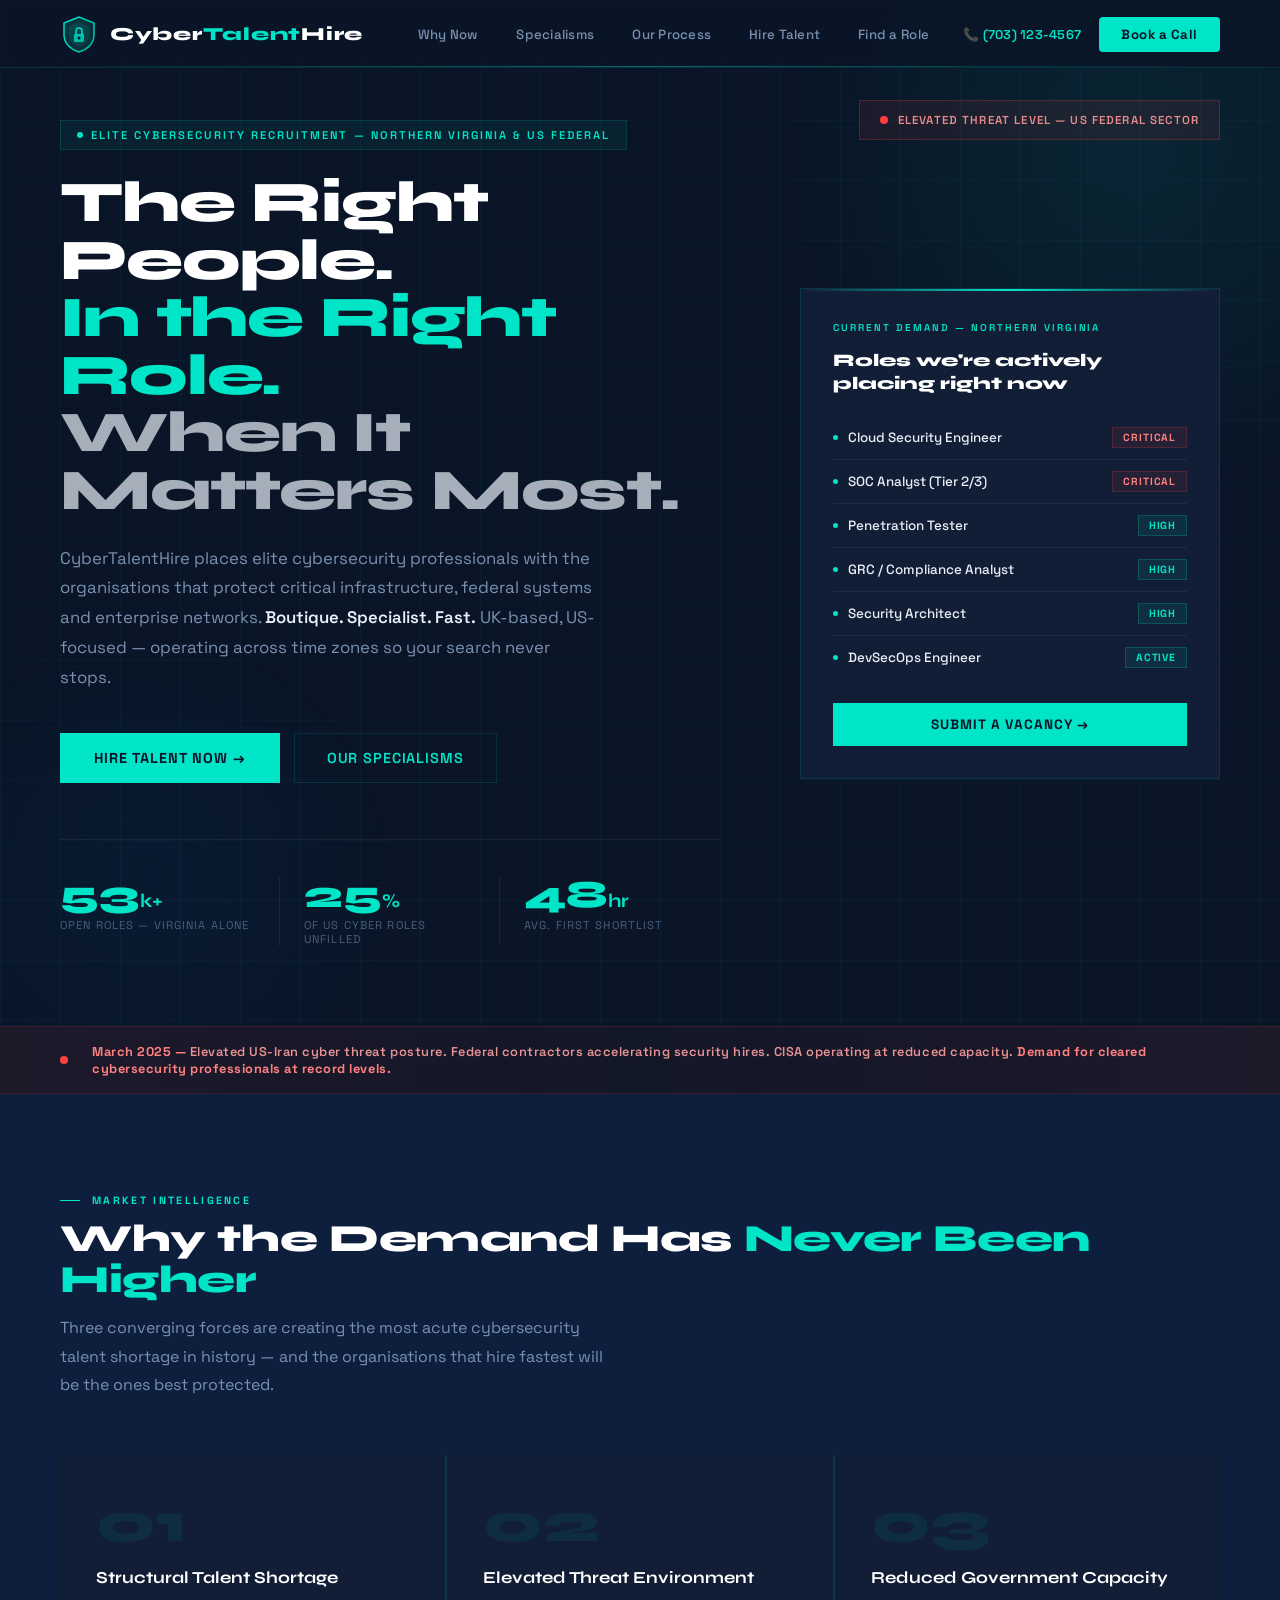
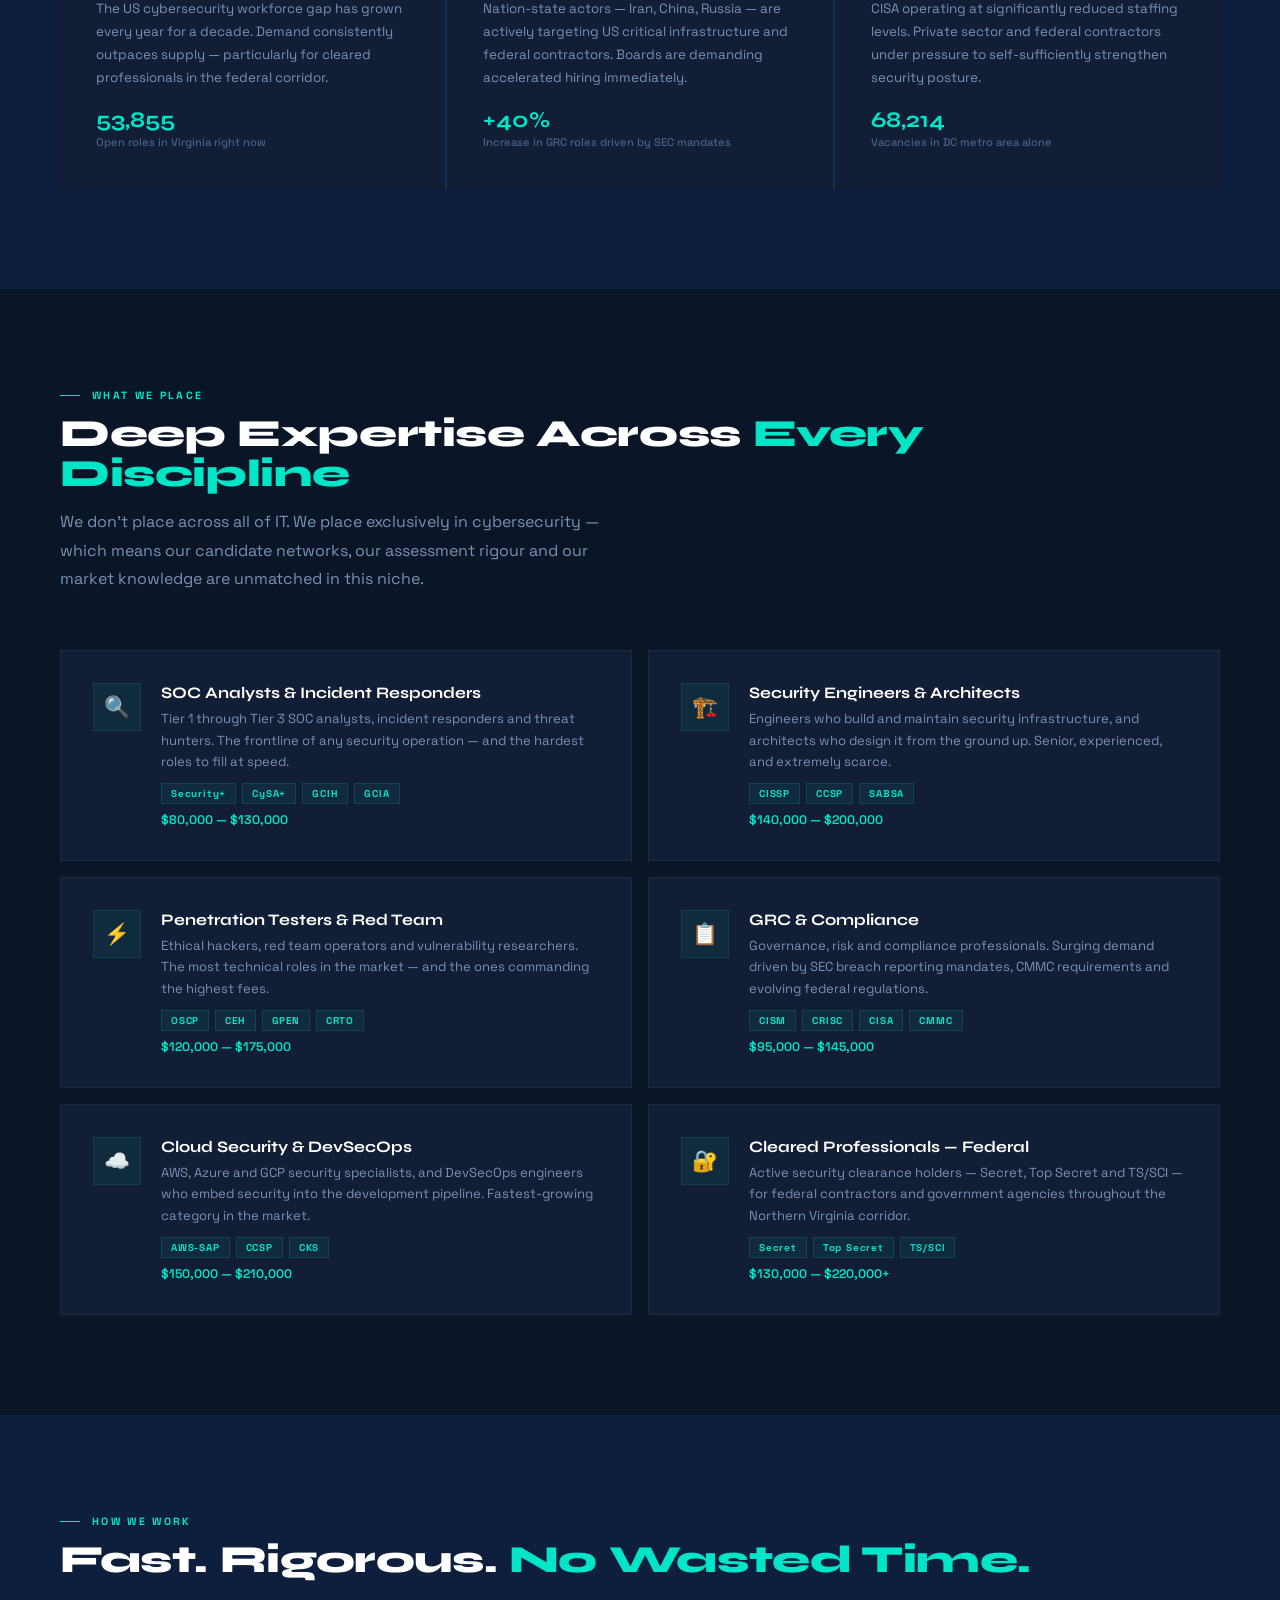
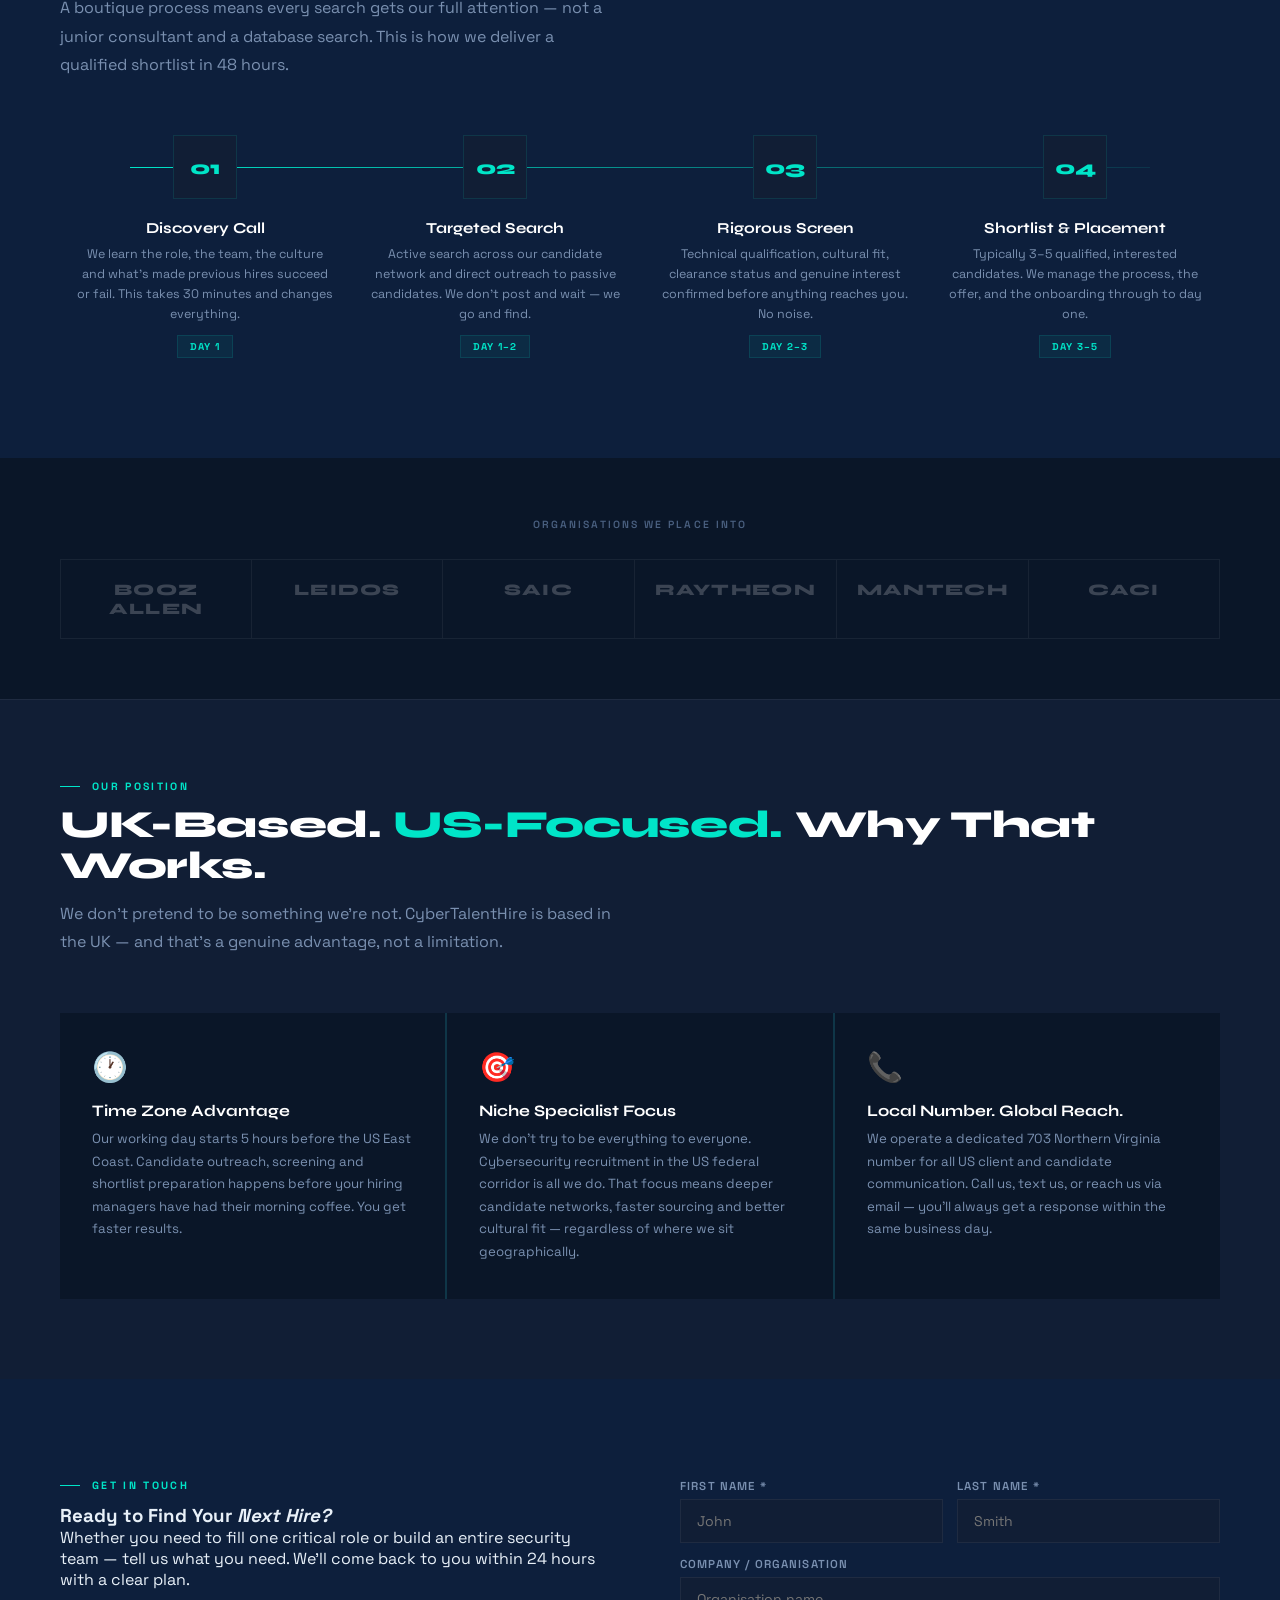
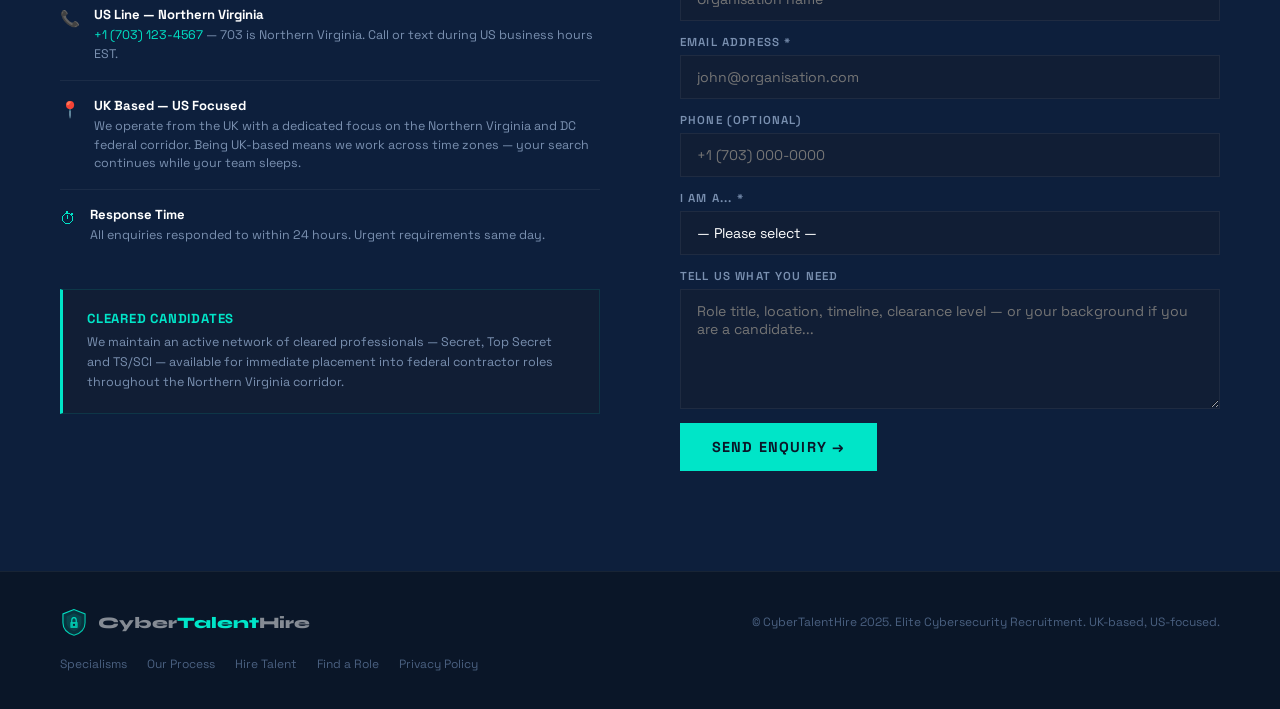
<file: index.html>
<!DOCTYPE html>
<html lang="en">
<head>
<meta charset="UTF-8">
<meta name="viewport" content="width=device-width, initial-scale=1.0">
<title>CyberTalentHire — Elite Cybersecurity Recruitment</title>
<link href="https://fonts.googleapis.com/css2?family=Space+Grotesk:wght@300;400;500;600;700&family=Syne:wght@700;800&display=swap" rel="stylesheet">
<style>
:root {
  --teal: #00E5C8;
  --teal-dark: #00B8A0;
  --teal-glow: rgba(0,229,200,0.15);
  --teal-faint: rgba(0,229,200,0.06);
  --navy: #0A1628;
  --navy-mid: #0D1F3C;
  --navy-light: #142242;
  --navy-card: #111E35;
  --white: #FFFFFF;
  --off-white: #E8F0F8;
  --mid: #7A90B0;
  --soft: #4A6080;
  --border: rgba(0,229,200,0.12);
  --border-soft: rgba(255,255,255,0.06);
}

* { margin:0; padding:0; box-sizing:border-box; }
html { scroll-behavior:smooth; }
body {
  background:var(--navy);
  color:var(--off-white);
  font-family:'Space Grotesk',sans-serif;
  overflow-x:hidden;
  cursor:default;
}

/* CUSTOM CURSOR */
*, *:hover { cursor:default; }
a, button { cursor:pointer !important; }

/* SCANLINE TEXTURE */
body::before {
  content:'';
  position:fixed; inset:0; z-index:0; pointer-events:none;
  background-image:repeating-linear-gradient(
    0deg,
    transparent,
    transparent 2px,
    rgba(0,0,0,0.03) 2px,
    rgba(0,0,0,0.03) 4px
  );
}

/* ========== TOPBAR ========== */
.topbar {
  position:fixed; top:0; left:0; right:0; z-index:100;
  background:rgba(10,22,40,0.92);
  backdrop-filter:blur(12px);
  border-bottom:1px solid var(--border);
  padding:0 60px;
  height:68px;
  display:flex; align-items:center; justify-content:space-between;
}
.topbar::after {
  content:''; position:absolute; bottom:0; left:0; right:0;
  height:1px; background:linear-gradient(90deg,transparent,var(--teal),transparent);
  opacity:0.4;
}

.logo { display:flex; align-items:center; gap:12px; text-decoration:none; }
.logo-icon {
  width:38px; height:38px;
  display:flex; align-items:center; justify-content:center;
  flex-shrink:0;
}
.logo-text {
  font-family:'Syne',sans-serif; font-weight:800;
  font-size:1.15rem; letter-spacing:0.04em; color:white;
}
.logo-text span { color:var(--teal); }

.nav-links { display:flex; align-items:center; gap:6px; list-style:none; }
.nav-links a {
  padding:7px 16px; font-size:0.83rem; font-weight:500;
  color:var(--mid); text-decoration:none;
  border-radius:4px; transition:all .2s; letter-spacing:0.02em;
}
.nav-links a:hover { color:var(--teal); background:var(--teal-faint); }

.nav-cta {
  background:var(--teal); color:var(--navy) !important;
  font-weight:700 !important; padding:9px 22px !important;
  border-radius:4px !important; letter-spacing:0.04em !important;
  transition:all .2s !important;
}
.nav-cta:hover { background:white !important; transform:translateY(-1px); box-shadow:0 4px 20px rgba(0,229,200,0.3) !important; }

/* ========== HERO ========== */
.hero {
  min-height:100vh;
  display:flex; align-items:center;
  position:relative; overflow:hidden;
  padding:120px 60px 80px;
}

/* Animated grid background */
.hero-grid {
  position:absolute; inset:0; pointer-events:none;
  background-image:
    linear-gradient(rgba(0,229,200,0.04) 1px,transparent 1px),
    linear-gradient(90deg,rgba(0,229,200,0.04) 1px,transparent 1px);
  background-size:60px 60px;
  animation:gridShift 20s linear infinite;
}
@keyframes gridShift { 0%{transform:translate(0,0)} 100%{transform:translate(60px,60px)} }

/* Radial glow */
.hero-glow {
  position:absolute; top:-200px; right:-200px;
  width:700px; height:700px;
  background:radial-gradient(circle,rgba(0,229,200,0.08) 0%,transparent 70%);
  pointer-events:none;
}
.hero-glow-2 {
  position:absolute; bottom:-100px; left:-100px;
  width:500px; height:500px;
  background:radial-gradient(circle,rgba(0,100,200,0.06) 0%,transparent 70%);
  pointer-events:none;
}

/* Floating threat indicator */
.threat-indicator {
  position:absolute; top:100px; right:60px;
  background:rgba(255,60,60,0.08); border:1px solid rgba(255,60,60,0.25);
  padding:12px 20px; display:flex; align-items:center; gap:10px;
  animation:threatPulse 3s ease-in-out infinite;
}
@keyframes threatPulse { 0%,100%{opacity:1} 50%{opacity:0.6} }
.threat-dot { width:8px; height:8px; background:#FF4040; border-radius:50%; animation:dotPulse 1.5s infinite; }
@keyframes dotPulse { 0%,100%{box-shadow:0 0 0 0 rgba(255,64,64,.4)} 70%{box-shadow:0 0 0 8px rgba(255,64,64,0)} }
.threat-text { font-size:0.72rem; font-weight:600; color:rgba(255,150,150,0.9); letter-spacing:0.1em; text-transform:uppercase; }

.hero-inner {
  max-width:1300px; margin:0 auto;
  display:grid; grid-template-columns:1fr 420px; gap:80px;
  align-items:center; width:100%; position:relative; z-index:2;
}

.hero-tag {
  display:inline-flex; align-items:center; gap:8px;
  border:1px solid var(--border);
  background:var(--teal-faint);
  color:var(--teal); font-size:0.7rem; font-weight:600;
  letter-spacing:0.18em; text-transform:uppercase;
  padding:7px 16px; margin-bottom:24px;
}
.hero-tag::before { content:''; width:6px; height:6px; background:var(--teal); border-radius:50%; animation:dot 2s infinite; }
@keyframes dot { 0%,100%{opacity:1;transform:scale(1)} 50%{opacity:0.3;transform:scale(1.8)} }

.hero h1 {
  font-family:'Syne',sans-serif; font-weight:800;
  font-size:clamp(2.8rem,4.5vw,4.8rem);
  line-height:1.0; color:white;
  margin-bottom:24px; letter-spacing:-0.02em;
}
.hero h1 .accent { color:var(--teal); display:block; }
.hero h1 .dim { color:var(--off-white); opacity:0.7; }

.hero-sub {
  font-size:1.05rem; color:var(--mid);
  line-height:1.78; margin-bottom:40px;
  font-weight:400; max-width:540px;
}
.hero-sub strong { color:var(--off-white); font-weight:600; }

.hero-btns { display:flex; gap:14px; flex-wrap:wrap; margin-bottom:56px; }
.btn-primary {
  background:var(--teal); color:var(--navy);
  padding:14px 32px; font-weight:700; font-size:0.9rem;
  letter-spacing:0.06em; text-transform:uppercase;
  text-decoration:none; display:inline-flex; align-items:center; gap:8px;
  transition:all .25s; border:2px solid var(--teal);
}
.btn-primary:hover { background:white; border-color:white; transform:translateY(-2px); box-shadow:0 8px 30px rgba(0,229,200,0.25); }
.btn-secondary {
  background:transparent; color:var(--teal);
  padding:14px 32px; font-weight:600; font-size:0.9rem;
  letter-spacing:0.06em; text-transform:uppercase;
  text-decoration:none; display:inline-flex; align-items:center; gap:8px;
  transition:all .25s; border:1px solid var(--border);
}
.btn-secondary:hover { border-color:var(--teal); background:var(--teal-faint); }

/* HERO STATS */
.hero-stats {
  display:grid; grid-template-columns:repeat(3,1fr);
  gap:0; border-top:1px solid var(--border-soft); padding-top:36px;
}
.hstat { padding:0 24px; border-right:1px solid var(--border-soft); }
.hstat:first-child { padding-left:0; }
.hstat:last-child { border-right:none; }
.hstat-num {
  font-family:'Syne',sans-serif; font-weight:800;
  font-size:2.4rem; color:var(--teal); line-height:1; display:inline;
}
.hstat-unit { font-family:'Syne',sans-serif; font-weight:700; font-size:1.2rem; color:var(--teal); }
.hstat-lbl { font-size:0.7rem; color:var(--soft); text-transform:uppercase; letter-spacing:0.1em; margin-top:4px; }

/* HERO RIGHT PANEL */
.hero-panel {
  background:var(--navy-card);
  border:1px solid var(--border);
  padding:32px; position:relative; overflow:hidden;
}
.hero-panel::before {
  content:''; position:absolute; top:0; left:0; right:0; height:2px;
  background:linear-gradient(90deg,transparent,var(--teal),transparent);
}
.panel-label { font-size:0.62rem; color:var(--teal); letter-spacing:0.2em; text-transform:uppercase; font-weight:600; margin-bottom:16px; }
.panel-title { font-family:'Syne',sans-serif; font-weight:800; font-size:1.1rem; color:white; margin-bottom:20px; line-height:1.3; }

.role-list { list-style:none; margin-bottom:24px; }
.role-item {
  display:flex; align-items:center; justify-content:space-between;
  padding:11px 0; border-bottom:1px solid var(--border-soft);
  transition:padding-left .2s;
}
.role-item:last-child { border-bottom:none; }
.role-item:hover { padding-left:6px; }
.role-name { font-size:0.84rem; font-weight:500; color:var(--off-white); display:flex; align-items:center; gap:10px; }
.role-name::before { content:''; width:5px; height:5px; background:var(--teal); border-radius:50%; flex-shrink:0; }
.role-demand {
  font-size:0.65rem; font-weight:700; letter-spacing:0.08em;
  text-transform:uppercase; padding:3px 10px;
  background:rgba(0,229,200,0.08); border:1px solid rgba(0,229,200,0.2);
  color:var(--teal);
}
.role-demand.critical { background:rgba(255,60,60,0.08); border-color:rgba(255,60,60,0.2); color:#FF8080; }

.panel-cta {
  display:block; background:var(--teal); color:var(--navy);
  text-align:center; font-weight:700; font-size:0.85rem;
  letter-spacing:0.08em; text-transform:uppercase;
  padding:13px; text-decoration:none; transition:all .2s;
}
.panel-cta:hover { background:white; }

/* ========== URGENCY BANNER ========== */
.urgency-banner {
  background:linear-gradient(90deg,rgba(255,60,60,0.08),rgba(255,60,60,0.04),rgba(255,60,60,0.08));
  border-top:1px solid rgba(255,60,60,0.15);
  border-bottom:1px solid rgba(255,60,60,0.15);
  padding:16px 60px; overflow:hidden; position:relative;
}
.urgency-inner {
  max-width:1300px; margin:0 auto;
  display:flex; align-items:center; gap:24px;
}
.urgency-dot { width:8px; height:8px; background:#FF4040; border-radius:50%; flex-shrink:0; animation:dotPulse 1.5s infinite; }
.urgency-text { font-size:0.8rem; font-weight:600; color:rgba(255,160,160,0.9); letter-spacing:0.04em; }
.urgency-text strong { color:#FF8080; }

/* ========== SECTION UTILITY ========== */
.section { padding:100px 60px; position:relative; }
.wrap { max-width:1300px; margin:0 auto; }

.eyebrow {
  display:flex; align-items:center; gap:12px;
  font-size:0.66rem; color:var(--teal); letter-spacing:0.22em;
  text-transform:uppercase; font-weight:700; margin-bottom:12px;
}
.eyebrow::before { content:''; width:20px; height:1px; background:var(--teal); }

h2.st {
  font-family:'Syne',sans-serif; font-weight:800;
  font-size:clamp(1.9rem,3vw,3rem); line-height:1.05;
  color:white; margin-bottom:14px; letter-spacing:-0.01em;
}
h2.st em { font-style:normal; color:var(--teal); }

.intro { font-size:1rem; color:var(--mid); line-height:1.78; font-weight:400; max-width:560px; margin-bottom:56px; }

/* ========== WHY NOW ========== */
.why-now { background:var(--navy-mid); }
.why-grid { display:grid; grid-template-columns:repeat(3,1fr); gap:2px; background:var(--border); }
.why-card {
  background:var(--navy-card); padding:40px 36px;
  position:relative; overflow:hidden; transition:background .25s;
}
.why-card:hover { background:var(--navy-light); }
.why-card::after {
  content:''; position:absolute; bottom:0; left:0; width:0; height:2px;
  background:var(--teal); transition:width .4s;
}
.why-card:hover::after { width:100%; }
.why-num {
  font-family:'Syne',sans-serif; font-weight:800;
  font-size:3.5rem; color:rgba(0,229,200,0.08); line-height:1;
  margin-bottom:16px;
}
.why-title { font-family:'Syne',sans-serif; font-weight:700; font-size:1.05rem; color:white; margin-bottom:10px; }
.why-desc { font-size:0.84rem; color:var(--mid); line-height:1.7; }
.why-stat { margin-top:16px; font-size:1.4rem; font-weight:700; color:var(--teal); font-family:'Syne',sans-serif; }
.why-stat small { font-size:0.7rem; color:var(--soft); font-weight:500; display:block; margin-top:2px; font-family:'Space Grotesk',sans-serif; }

/* ========== SPECIALISMS ========== */
.spec-section { background:var(--navy); }
.spec-grid { display:grid; grid-template-columns:repeat(2,1fr); gap:16px; }
.spec-card {
  background:var(--navy-card); border:1px solid var(--border-soft);
  padding:32px; display:flex; gap:20px; align-items:flex-start;
  transition:all .25s; text-decoration:none;
}
.spec-card:hover { border-color:var(--border); background:var(--navy-light); transform:translateY(-2px); }
.spec-icon {
  width:48px; height:48px; flex-shrink:0;
  background:var(--teal-faint); border:1px solid var(--border);
  display:flex; align-items:center; justify-content:center; font-size:1.3rem;
}
.spec-title { font-family:'Syne',sans-serif; font-weight:700; font-size:1rem; color:white; margin-bottom:6px; }
.spec-desc { font-size:0.82rem; color:var(--mid); line-height:1.65; margin-bottom:10px; }
.spec-certs { display:flex; gap:6px; flex-wrap:wrap; }
.cert-tag {
  font-size:0.62rem; font-weight:700; letter-spacing:0.08em;
  padding:3px 9px; background:rgba(0,229,200,0.06);
  border:1px solid rgba(0,229,200,0.15); color:var(--teal);
}
.spec-salary { font-size:0.78rem; font-weight:600; color:var(--teal); margin-top:8px; }

/* ========== PROCESS ========== */
.process-section { background:var(--navy-mid); }
.process-track {
  display:grid; grid-template-columns:repeat(4,1fr);
  gap:0; position:relative; margin-top:56px;
}
.process-track::before {
  content:''; position:absolute; top:32px; left:6%; right:6%; height:1px;
  background:linear-gradient(90deg,var(--teal),rgba(0,229,200,0.1));
}
.pstep { text-align:center; padding:0 16px; position:relative; }
.pdot {
  width:64px; height:64px; margin:0 auto 20px;
  background:var(--navy-card); border:1px solid var(--border);
  display:flex; align-items:center; justify-content:center;
  font-family:'Syne',sans-serif; font-weight:800; font-size:1.2rem; color:var(--teal);
  position:relative; z-index:2; transition:all .3s;
}
.pstep:hover .pdot { background:var(--teal); color:var(--navy); border-color:var(--teal); box-shadow:0 0 30px rgba(0,229,200,0.3); }
.pstep h4 { font-family:'Syne',sans-serif; font-weight:700; font-size:0.95rem; color:white; margin-bottom:8px; }
.pstep p { font-size:0.78rem; color:var(--mid); line-height:1.6; }
.ptag { display:inline-block; margin-top:10px; font-size:0.62rem; font-weight:700; letter-spacing:0.1em; text-transform:uppercase; padding:4px 12px; background:var(--teal-faint); border:1px solid var(--border); color:var(--teal); }

/* ========== CLIENTS ========== */
.clients-section { background:var(--navy); padding:60px; }
.clients-label { font-size:0.65rem; color:var(--soft); letter-spacing:0.2em; text-transform:uppercase; font-weight:600; text-align:center; margin-bottom:28px; }
.clients-row {
  max-width:1300px; margin:0 auto;
  display:flex; gap:0; border:1px solid var(--border-soft);
}
.client-box {
  flex:1; padding:20px; text-align:center; border-right:1px solid var(--border-soft);
  font-family:'Syne',sans-serif; font-weight:800; font-size:1rem;
  color:rgba(255,255,255,0.2); letter-spacing:0.08em; text-transform:uppercase;
  transition:color .2s;
}
.client-box:last-child { border-right:none; }
.client-box:hover { color:rgba(255,255,255,0.5); }

/* ========== CONTACT ========== */
.contact-section { background:var(--navy-mid); padding:100px 60px; }
.contact-inner {
  max-width:1300px; margin:0 auto;
  display:grid; grid-template-columns:1fr 1fr; gap:80px; align-items:start;
}
.contact-form { display:flex; flex-direction:column; gap:14px; }
.form-row { display:grid; grid-template-columns:1fr 1fr; gap:14px; }
.form-group { display:flex; flex-direction:column; gap:6px; }
.form-label { font-size:0.72rem; font-weight:600; color:var(--mid); letter-spacing:0.1em; text-transform:uppercase; }
.form-input, .form-select, .form-textarea {
  background:var(--navy-card); border:1px solid var(--border-soft);
  color:white; padding:12px 16px; font-family:'Space Grotesk',sans-serif;
  font-size:0.88rem; outline:none; transition:border-color .2s; width:100%;
}
.form-input:focus, .form-select:focus, .form-textarea:focus { border-color:var(--teal); }
.form-select { appearance:none; }
.form-textarea { min-height:120px; resize:vertical; }
.form-submit {
  background:var(--teal); color:var(--navy); border:none;
  padding:15px 32px; font-family:'Space Grotesk',sans-serif;
  font-weight:700; font-size:0.9rem; letter-spacing:0.08em;
  text-transform:uppercase; cursor:pointer; transition:all .2s; align-self:flex-start;
}
.form-submit:hover { background:white; transform:translateY(-2px); box-shadow:0 8px 30px rgba(0,229,200,0.2); }

.contact-info h3 { font-family:'Syne',sans-serif; font-weight:800; font-size:1.8rem; color:white; line-height:1.2; margin-bottom:14px; }
.contact-info h3 em { font-style:normal; color:var(--teal); }
.contact-info p { font-size:0.9rem; color:var(--mid); line-height:1.75; margin-bottom:32px; }

.contact-points { list-style:none; display:flex; flex-direction:column; gap:0; }
.cp {
  display:flex; align-items:flex-start; gap:14px;
  padding:16px 0; border-bottom:1px solid var(--border-soft);
}
.cp:last-child { border-bottom:none; }
.cp-icon { color:var(--teal); font-size:1rem; margin-top:2px; flex-shrink:0; }
.cp-title { font-size:0.82rem; font-weight:700; color:white; margin-bottom:3px; }
.cp-desc { font-size:0.78rem; color:var(--mid); line-height:1.5; }

.clearance-box {
  margin-top:28px; padding:20px 24px;
  background:var(--navy-card); border:1px solid var(--border);
  border-left:3px solid var(--teal);
}
.clearance-box h4 { font-size:0.82rem; font-weight:700; color:var(--teal); margin-bottom:6px; letter-spacing:0.06em; text-transform:uppercase; }
.clearance-box p { font-size:0.78rem; color:var(--mid); line-height:1.6; }

/* ========== FOOTER ========== */
footer {
  background:var(--navy); padding:36px 60px;
  border-top:1px solid var(--border-soft);
}
.footer-inner {
  max-width:1300px; margin:0 auto;
  display:flex; justify-content:space-between; align-items:center; flex-wrap:wrap; gap:16px;
}
.footer-logo { display:flex; align-items:center; gap:10px; text-decoration:none; }
.footer-logo-text { font-family:'Syne',sans-serif; font-weight:800; font-size:1rem; color:rgba(255,255,255,0.5); }
.footer-logo-text span { color:var(--teal); }
.footer-copy { font-size:0.75rem; color:var(--soft); }
.footer-links { display:flex; gap:20px; list-style:none; }
.footer-links a { font-size:0.75rem; color:var(--soft); text-decoration:none; transition:color .2s; }
.footer-links a:hover { color:var(--teal); }

/* ========== ANIMATIONS ========== */
.fu { opacity:0; transform:translateY(20px); transition:opacity .6s ease,transform .6s ease; }
.fu.on { opacity:1; transform:translateY(0); }
.fu:nth-child(2){transition-delay:.08s}
.fu:nth-child(3){transition-delay:.16s}
.fu:nth-child(4){transition-delay:.24s}
.fu:nth-child(5){transition-delay:.32s}
.fu:nth-child(6){transition-delay:.40s}

/* Glow on scroll */
@keyframes glowPulse { 0%,100%{opacity:.06} 50%{opacity:.12} }
.hero-glow { animation:glowPulse 6s ease-in-out infinite; }
</style>
</head>
<body>

<!-- NAV -->
<header class="topbar">
  <a href="#" class="logo">
    <div class="logo-icon"><svg width="38" height="38" viewBox="0 0 38 38" fill="none" xmlns="http://www.w3.org/2000/svg">
  <defs>
    <linearGradient id="shieldGrad" x1="0" y1="0" x2="38" y2="38" gradientUnits="userSpaceOnUse">
      <stop offset="0%" stop-color="#00E5C8"/>
      <stop offset="100%" stop-color="#00B8A0"/>
    </linearGradient>
  </defs>
  <!-- Shield shape -->
  <path d="M19 2L4 8V20C4 28.5 10.5 34.5 19 37C27.5 34.5 34 28.5 34 20V8L19 2Z" fill="url(#shieldGrad)" opacity="0.15"/>
  <path d="M19 2L4 8V20C4 28.5 10.5 34.5 19 37C27.5 34.5 34 28.5 34 20V8L19 2Z" stroke="url(#shieldGrad)" stroke-width="1.5" fill="none"/>
  <!-- Inner shield -->
  <path d="M19 7L9 11.5V19.5C9 25 13.5 29.5 19 31.5C24.5 29.5 29 25 29 19.5V11.5L19 7Z" fill="url(#shieldGrad)" opacity="0.12"/>
  <!-- Lock body -->
  <rect x="14" y="19" width="10" height="8" rx="1" fill="url(#shieldGrad)" opacity="0.9"/>
  <!-- Lock shackle -->
  <path d="M16 19V16.5C16 14.6 17.1 13 19 13C20.9 13 22 14.6 22 16.5V19" stroke="#00E5C8" stroke-width="1.5" fill="none" stroke-linecap="round"/>
  <!-- Keyhole dot -->
  <circle cx="19" cy="23" r="1.5" fill="#0A1628"/>
</svg></div>
    <div class="logo-text">Cyber<span>Talent</span>Hire</div>
  </a>
  <ul class="nav-links">
    <li><a href="#why-now">Why Now</a></li>
    <li><a href="#specialisms">Specialisms</a></li>
    <li><a href="#process">Our Process</a></li>
    <li><a href="#contact">Hire Talent</a></li>
    <li><a href="#contact">Find a Role</a></li>
    <li><a href="tel:+17031234567" style="color:var(--teal);font-size:0.8rem;font-weight:600;padding:7px 12px;">📞 (703) 123-4567</a></li>
    <li><a href="#contact" class="nav-cta">Book a Call</a></li>
  </ul>
</header>

<!-- HERO -->
<section class="hero" id="home">
  <div class="hero-grid"></div>
  <div class="hero-glow"></div>
  <div class="hero-glow-2"></div>

  <div class="threat-indicator">
    <div class="threat-dot"></div>
    <div class="threat-text">Elevated Threat Level — US Federal Sector</div>
  </div>

  <div class="hero-inner">
    <div>
      <div class="hero-tag">Elite Cybersecurity Recruitment — Northern Virginia &amp; US Federal</div>
      <h1>
        The Right People.<br>
        <span class="accent">In the Right Role.</span>
        <span class="dim">When It Matters Most.</span>
      </h1>
      <p class="hero-sub">
        CyberTalentHire places elite cybersecurity professionals with the organisations that protect critical infrastructure, federal systems and enterprise networks. <strong>Boutique. Specialist. Fast.</strong> UK-based, US-focused — operating across time zones so your search never stops.
      </p>
      <div class="hero-btns">
        <a href="#contact" class="btn-primary">Hire Talent Now →</a>
        <a href="#specialisms" class="btn-secondary">Our Specialisms</a>
      </div>
      <div class="hero-stats">
        <div class="hstat">
          <span class="hstat-num">53</span><span class="hstat-unit">k+</span>
          <div class="hstat-lbl">Open roles — Virginia alone</div>
        </div>
        <div class="hstat">
          <span class="hstat-num">25</span><span class="hstat-unit">%</span>
          <div class="hstat-lbl">Of US cyber roles unfilled</div>
        </div>
        <div class="hstat">
          <span class="hstat-num">48</span><span class="hstat-unit">hr</span>
          <div class="hstat-lbl">Avg. first shortlist</div>
        </div>
      </div>
    </div>

    <div>
      <div class="hero-panel">
        <div class="panel-label">Current Demand — Northern Virginia</div>
        <div class="panel-title">Roles we're actively placing right now</div>
        <ul class="role-list">
          <li class="role-item">
            <div class="role-name">Cloud Security Engineer</div>
            <div class="role-demand critical">Critical</div>
          </li>
          <li class="role-item">
            <div class="role-name">SOC Analyst (Tier 2/3)</div>
            <div class="role-demand critical">Critical</div>
          </li>
          <li class="role-item">
            <div class="role-name">Penetration Tester</div>
            <div class="role-demand">High</div>
          </li>
          <li class="role-item">
            <div class="role-name">GRC / Compliance Analyst</div>
            <div class="role-demand">High</div>
          </li>
          <li class="role-item">
            <div class="role-name">Security Architect</div>
            <div class="role-demand">High</div>
          </li>
          <li class="role-item">
            <div class="role-name">DevSecOps Engineer</div>
            <div class="role-demand">Active</div>
          </li>
        </ul>
        <a href="#contact" class="panel-cta">Submit a Vacancy →</a>
      </div>
    </div>
  </div>
</section>

<!-- URGENCY BANNER -->
<div class="urgency-banner">
  <div class="urgency-inner">
    <div class="urgency-dot"></div>
    <div class="urgency-text">
      <strong>March 2025 —</strong> Elevated US-Iran cyber threat posture. Federal contractors accelerating security hires. CISA operating at reduced capacity. <strong>Demand for cleared cybersecurity professionals at record levels.</strong>
    </div>
  </div>
</div>

<!-- WHY NOW -->
<div class="why-now section" id="why-now">
  <div class="wrap">
    <div class="eyebrow">Market Intelligence</div>
    <h2 class="st">Why the Demand Has <em>Never Been Higher</em></h2>
    <p class="intro">Three converging forces are creating the most acute cybersecurity talent shortage in history — and the organisations that hire fastest will be the ones best protected.</p>
    <div class="why-grid">
      <div class="why-card fu">
        <div class="why-num">01</div>
        <div class="why-title">Structural Talent Shortage</div>
        <div class="why-desc">The US cybersecurity workforce gap has grown every year for a decade. Demand consistently outpaces supply — particularly for cleared professionals in the federal corridor.</div>
        <div class="why-stat">53,855 <small>Open roles in Virginia right now</small></div>
      </div>
      <div class="why-card fu">
        <div class="why-num">02</div>
        <div class="why-title">Elevated Threat Environment</div>
        <div class="why-desc">Nation-state actors — Iran, China, Russia — are actively targeting US critical infrastructure and federal contractors. Boards are demanding accelerated hiring immediately.</div>
        <div class="why-stat">+40% <small>Increase in GRC roles driven by SEC mandates</small></div>
      </div>
      <div class="why-card fu">
        <div class="why-num">03</div>
        <div class="why-title">Reduced Government Capacity</div>
        <div class="why-desc">CISA operating at significantly reduced staffing levels. Private sector and federal contractors under pressure to self-sufficiently strengthen security posture.</div>
        <div class="why-stat">68,214 <small>Vacancies in DC metro area alone</small></div>
      </div>
    </div>
  </div>
</div>

<!-- SPECIALISMS -->
<div class="spec-section section" id="specialisms">
  <div class="wrap">
    <div class="eyebrow">What We Place</div>
    <h2 class="st">Deep Expertise Across <em>Every Discipline</em></h2>
    <p class="intro">We don't place across all of IT. We place exclusively in cybersecurity — which means our candidate networks, our assessment rigour and our market knowledge are unmatched in this niche.</p>
    <div class="spec-grid">
      <div class="spec-card fu">
        <div class="spec-icon">🔍</div>
        <div>
          <div class="spec-title">SOC Analysts &amp; Incident Responders</div>
          <div class="spec-desc">Tier 1 through Tier 3 SOC analysts, incident responders and threat hunters. The frontline of any security operation — and the hardest roles to fill at speed.</div>
          <div class="spec-certs">
            <div class="cert-tag">Security+</div>
            <div class="cert-tag">CySA+</div>
            <div class="cert-tag">GCIH</div>
            <div class="cert-tag">GCIA</div>
          </div>
          <div class="spec-salary">$80,000 — $130,000</div>
        </div>
      </div>
      <div class="spec-card fu">
        <div class="spec-icon">🏗️</div>
        <div>
          <div class="spec-title">Security Engineers &amp; Architects</div>
          <div class="spec-desc">Engineers who build and maintain security infrastructure, and architects who design it from the ground up. Senior, experienced, and extremely scarce.</div>
          <div class="spec-certs">
            <div class="cert-tag">CISSP</div>
            <div class="cert-tag">CCSP</div>
            <div class="cert-tag">SABSA</div>
          </div>
          <div class="spec-salary">$140,000 — $200,000</div>
        </div>
      </div>
      <div class="spec-card fu">
        <div class="spec-icon">⚡</div>
        <div>
          <div class="spec-title">Penetration Testers &amp; Red Team</div>
          <div class="spec-desc">Ethical hackers, red team operators and vulnerability researchers. The most technical roles in the market — and the ones commanding the highest fees.</div>
          <div class="spec-certs">
            <div class="cert-tag">OSCP</div>
            <div class="cert-tag">CEH</div>
            <div class="cert-tag">GPEN</div>
            <div class="cert-tag">CRTO</div>
          </div>
          <div class="spec-salary">$120,000 — $175,000</div>
        </div>
      </div>
      <div class="spec-card fu">
        <div class="spec-icon">📋</div>
        <div>
          <div class="spec-title">GRC &amp; Compliance</div>
          <div class="spec-desc">Governance, risk and compliance professionals. Surging demand driven by SEC breach reporting mandates, CMMC requirements and evolving federal regulations.</div>
          <div class="spec-certs">
            <div class="cert-tag">CISM</div>
            <div class="cert-tag">CRISC</div>
            <div class="cert-tag">CISA</div>
            <div class="cert-tag">CMMC</div>
          </div>
          <div class="spec-salary">$95,000 — $145,000</div>
        </div>
      </div>
      <div class="spec-card fu">
        <div class="spec-icon">☁️</div>
        <div>
          <div class="spec-title">Cloud Security &amp; DevSecOps</div>
          <div class="spec-desc">AWS, Azure and GCP security specialists, and DevSecOps engineers who embed security into the development pipeline. Fastest-growing category in the market.</div>
          <div class="spec-certs">
            <div class="cert-tag">AWS-SAP</div>
            <div class="cert-tag">CCSP</div>
            <div class="cert-tag">CKS</div>
          </div>
          <div class="spec-salary">$150,000 — $210,000</div>
        </div>
      </div>
      <div class="spec-card fu">
        <div class="spec-icon">🔐</div>
        <div>
          <div class="spec-title">Cleared Professionals — Federal</div>
          <div class="spec-desc">Active security clearance holders — Secret, Top Secret and TS/SCI — for federal contractors and government agencies throughout the Northern Virginia corridor.</div>
          <div class="spec-certs">
            <div class="cert-tag">Secret</div>
            <div class="cert-tag">Top Secret</div>
            <div class="cert-tag">TS/SCI</div>
          </div>
          <div class="spec-salary">$130,000 — $220,000+</div>
        </div>
      </div>
    </div>
  </div>
</div>

<!-- PROCESS -->
<div class="process-section section" id="process">
  <div class="wrap">
    <div class="eyebrow">How We Work</div>
    <h2 class="st">Fast. Rigorous. <em>No Wasted Time.</em></h2>
    <p class="intro">A boutique process means every search gets our full attention — not a junior consultant and a database search. This is how we deliver a qualified shortlist in 48 hours.</p>
    <div class="process-track">
      <div class="pstep fu">
        <div class="pdot">01</div>
        <h4>Discovery Call</h4>
        <p>We learn the role, the team, the culture and what's made previous hires succeed or fail. This takes 30 minutes and changes everything.</p>
        <div class="ptag">Day 1</div>
      </div>
      <div class="pstep fu">
        <div class="pdot">02</div>
        <h4>Targeted Search</h4>
        <p>Active search across our candidate network and direct outreach to passive candidates. We don't post and wait — we go and find.</p>
        <div class="ptag">Day 1–2</div>
      </div>
      <div class="pstep fu">
        <div class="pdot">03</div>
        <h4>Rigorous Screen</h4>
        <p>Technical qualification, cultural fit, clearance status and genuine interest confirmed before anything reaches you. No noise.</p>
        <div class="ptag">Day 2–3</div>
      </div>
      <div class="pstep fu">
        <div class="pdot">04</div>
        <h4>Shortlist &amp; Placement</h4>
        <p>Typically 3–5 qualified, interested candidates. We manage the process, the offer, and the onboarding through to day one.</p>
        <div class="ptag">Day 3–5</div>
      </div>
    </div>
  </div>
</div>

<!-- CLIENTS -->
<div class="clients-section">
  <div class="clients-label">Organisations We Place Into</div>
  <div class="clients-row">
    <div class="client-box">Booz Allen</div>
    <div class="client-box">Leidos</div>
    <div class="client-box">SAIC</div>
    <div class="client-box">Raytheon</div>
    <div class="client-box">ManTech</div>
    <div class="client-box">CACI</div>
  </div>
</div>

<!-- WHY UK PARTNER -->
<div style="background:var(--navy-card);padding:80px 60px;border-top:1px solid var(--border-soft);">
  <div class="wrap">
    <div class="eyebrow">Our Position</div>
    <h2 class="st">UK-Based. <em>US-Focused.</em> Why That Works.</h2>
    <p class="intro">We don't pretend to be something we're not. CyberTalentHire is based in the UK — and that's a genuine advantage, not a limitation.</p>
    <div style="display:grid;grid-template-columns:repeat(3,1fr);gap:2px;background:var(--border);">
      <div style="background:var(--navy);padding:36px 32px;" class="fu">
        <div style="font-size:1.8rem;margin-bottom:16px;">🕐</div>
        <div style="font-family:'Syne',sans-serif;font-weight:700;font-size:1rem;color:white;margin-bottom:8px;">Time Zone Advantage</div>
        <div style="font-size:0.83rem;color:var(--mid);line-height:1.7;">Our working day starts 5 hours before the US East Coast. Candidate outreach, screening and shortlist preparation happens before your hiring managers have had their morning coffee. You get faster results.</div>
      </div>
      <div style="background:var(--navy);padding:36px 32px;" class="fu">
        <div style="font-size:1.8rem;margin-bottom:16px;">🎯</div>
        <div style="font-family:'Syne',sans-serif;font-weight:700;font-size:1rem;color:white;margin-bottom:8px;">Niche Specialist Focus</div>
        <div style="font-size:0.83rem;color:var(--mid);line-height:1.7;">We don't try to be everything to everyone. Cybersecurity recruitment in the US federal corridor is all we do. That focus means deeper candidate networks, faster sourcing and better cultural fit — regardless of where we sit geographically.</div>
      </div>
      <div style="background:var(--navy);padding:36px 32px;" class="fu">
        <div style="font-size:1.8rem;margin-bottom:16px;">📞</div>
        <div style="font-family:'Syne',sans-serif;font-weight:700;font-size:1rem;color:white;margin-bottom:8px;">Local Number. Global Reach.</div>
        <div style="font-size:0.83rem;color:var(--mid);line-height:1.7;">We operate a dedicated 703 Northern Virginia number for all US client and candidate communication. Call us, text us, or reach us via email — you'll always get a response within the same business day.</div>
      </div>
    </div>
  </div>
</div>

<!-- CONTACT -->
<div class="contact-section" id="contact">
  <div class="contact-inner">
    <div>
      <div class="eyebrow">Get in Touch</div>
      <h3>Ready to Find Your <em>Next Hire?</em></h3>
      <p>Whether you need to fill one critical role or build an entire security team — tell us what you need. We'll come back to you within 24 hours with a clear plan.</p>
      <ul class="contact-points">
        <li class="cp">
          <div class="cp-icon">📞</div>
          <div>
            <div class="cp-title">US Line — Northern Virginia</div>
            <div class="cp-desc"><a href="tel:+17031234567" style="color:var(--teal);text-decoration:none;">+1 (703) 123-4567</a> — 703 is Northern Virginia. Call or text during US business hours EST.</div>
          </div>
        </li>
        <li class="cp">
          <div class="cp-icon">📍</div>
          <div>
            <div class="cp-title">UK Based — US Focused</div>
            <div class="cp-desc">We operate from the UK with a dedicated focus on the Northern Virginia and DC federal corridor. Being UK-based means we work across time zones — your search continues while your team sleeps.</div>
          </div>
        </li>
        <li class="cp">
          <div class="cp-icon">⏱</div>
          <div>
            <div class="cp-title">Response Time</div>
            <div class="cp-desc">All enquiries responded to within 24 hours. Urgent requirements same day.</div>
          </div>
        </li>
      </ul>
      <div class="clearance-box">
        <h4>Cleared Candidates</h4>
        <p>We maintain an active network of cleared professionals — Secret, Top Secret and TS/SCI — available for immediate placement into federal contractor roles throughout the Northern Virginia corridor.</p>
      </div>
    </div>
    <div>
      <!-- Formspree form — go to formspree.io, create free account, new form, paste your form ID below -->
      <form class="contact-form" action="https://formspree.io/f/xpqyzqay" method="POST" id="contactForm">
        <input type="hidden" name="_replyto" value="info@cybertalenthire.com">
        <input type="hidden" name="_subject" value="New CyberTalentHire Enquiry">
        <div class="form-row">
          <div class="form-group">
            <label class="form-label">First Name *</label>
            <input type="text" name="first_name" class="form-input" placeholder="John" required>
          </div>
          <div class="form-group">
            <label class="form-label">Last Name *</label>
            <input type="text" name="last_name" class="form-input" placeholder="Smith" required>
          </div>
        </div>
        <div class="form-group">
          <label class="form-label">Company / Organisation</label>
          <input type="text" name="company" class="form-input" placeholder="Organisation name">
        </div>
        <div class="form-group">
          <label class="form-label">Email Address *</label>
          <input type="email" name="email" class="form-input" placeholder="john@organisation.com" required>
        </div>
        <div class="form-group">
          <label class="form-label">Phone (optional)</label>
          <input type="tel" name="phone" class="form-input" placeholder="+1 (703) 000-0000">
        </div>
        <div class="form-group">
          <label class="form-label">I am a... *</label>
          <select name="enquiry_type" class="form-select" required>
            <option value="">— Please select —</option>
            <option>Hiring Manager — looking to recruit</option>
            <option>Candidate — looking for a role</option>
            <option>Other enquiry</option>
          </select>
        </div>
        <div class="form-group">
          <label class="form-label">Tell us what you need</label>
          <textarea name="message" class="form-textarea" placeholder="Role title, location, timeline, clearance level — or your background if you are a candidate..."></textarea>
        </div>
        <button type="submit" class="form-submit">Send Enquiry →</button>
        <div id="formSuccess" style="display:none;background:rgba(0,229,200,0.08);border:1px solid rgba(0,229,200,0.2);padding:20px 24px;margin-top:8px;">
          <div style="font-family:'Syne',sans-serif;font-weight:700;color:var(--teal);font-size:1rem;margin-bottom:6px;">✓ Enquiry Received</div>
          <div style="font-size:0.83rem;color:var(--mid);line-height:1.6;">Thank you — we will come back to you within 24 hours. For urgent requirements call us directly on <a href="tel:+17031234567" style="color:var(--teal);">(703) 123-4567</a>.</div>
        </div>
      </form>
    </div>
  </div>
</div>

<!-- FOOTER -->
<footer>
  <div class="footer-inner">
    <a href="#" class="footer-logo">
      <div class="logo-icon" style="width:28px;height:28px;"><svg width="28" height="28" viewBox="0 0 38 38" fill="none" xmlns="http://www.w3.org/2000/svg">
  <defs>
    <linearGradient id="shieldGrad2" x1="0" y1="0" x2="38" y2="38" gradientUnits="userSpaceOnUse">
      <stop offset="0%" stop-color="#00E5C8"/>
      <stop offset="100%" stop-color="#00B8A0"/>
    </linearGradient>
  </defs>
  <path d="M19 2L4 8V20C4 28.5 10.5 34.5 19 37C27.5 34.5 34 28.5 34 20V8L19 2Z" fill="url(#shieldGrad2)" opacity="0.15"/>
  <path d="M19 2L4 8V20C4 28.5 10.5 34.5 19 37C27.5 34.5 34 28.5 34 20V8L19 2Z" stroke="url(#shieldGrad2)" stroke-width="1.5" fill="none"/>
  <path d="M19 7L9 11.5V19.5C9 25 13.5 29.5 19 31.5C24.5 29.5 29 25 29 19.5V11.5L19 7Z" fill="url(#shieldGrad2)" opacity="0.12"/>
  <rect x="14" y="19" width="10" height="8" rx="1" fill="url(#shieldGrad2)" opacity="0.9"/>
  <path d="M16 19V16.5C16 14.6 17.1 13 19 13C20.9 13 22 14.6 22 16.5V19" stroke="#00E5C8" stroke-width="1.5" fill="none" stroke-linecap="round"/>
  <circle cx="19" cy="23" r="1.5" fill="#0A1628"/>
</svg></div>
      <div class="footer-logo-text">Cyber<span>Talent</span>Hire</div>
    </a>
    <div class="footer-copy">© CyberTalentHire 2025. Elite Cybersecurity Recruitment. UK-based, US-focused.</div>
    <ul class="footer-links">
      <li><a href="#specialisms">Specialisms</a></li>
      <li><a href="#process">Our Process</a></li>
      <li><a href="#contact">Hire Talent</a></li>
      <li><a href="#contact">Find a Role</a></li>
      <li><a href="#">Privacy Policy</a></li>
    </ul>
  </div>
</footer>

<script>
const fo = new IntersectionObserver(ee=>{ee.forEach(e=>{if(e.isIntersecting)e.target.classList.add('on');});},{threshold:.07});
document.querySelectorAll('.fu').forEach(el=>fo.observe(el));

// Formspree AJAX submission
const form = document.getElementById('contactForm');
if(form){
  form.addEventListener('submit', async function(e){
    e.preventDefault();
    const btn = form.querySelector('button[type=submit]');
    btn.textContent = 'Sending...';
    btn.disabled = true;
    try {
      const res = await fetch(form.action, {
        method:'POST',
        body: new FormData(form),
        headers:{'Accept':'application/json'}
      });
      if(res.ok){
        form.reset();
        document.getElementById('formSuccess').style.display = 'block';
        btn.style.display = 'none';
      } else {
        btn.textContent = 'Error — please try again';
        btn.disabled = false;
      }
    } catch(err){
      btn.textContent = 'Error — please try again';
      btn.disabled = false;
    }
  });
}
</script>
</body>
</html>
</file>
